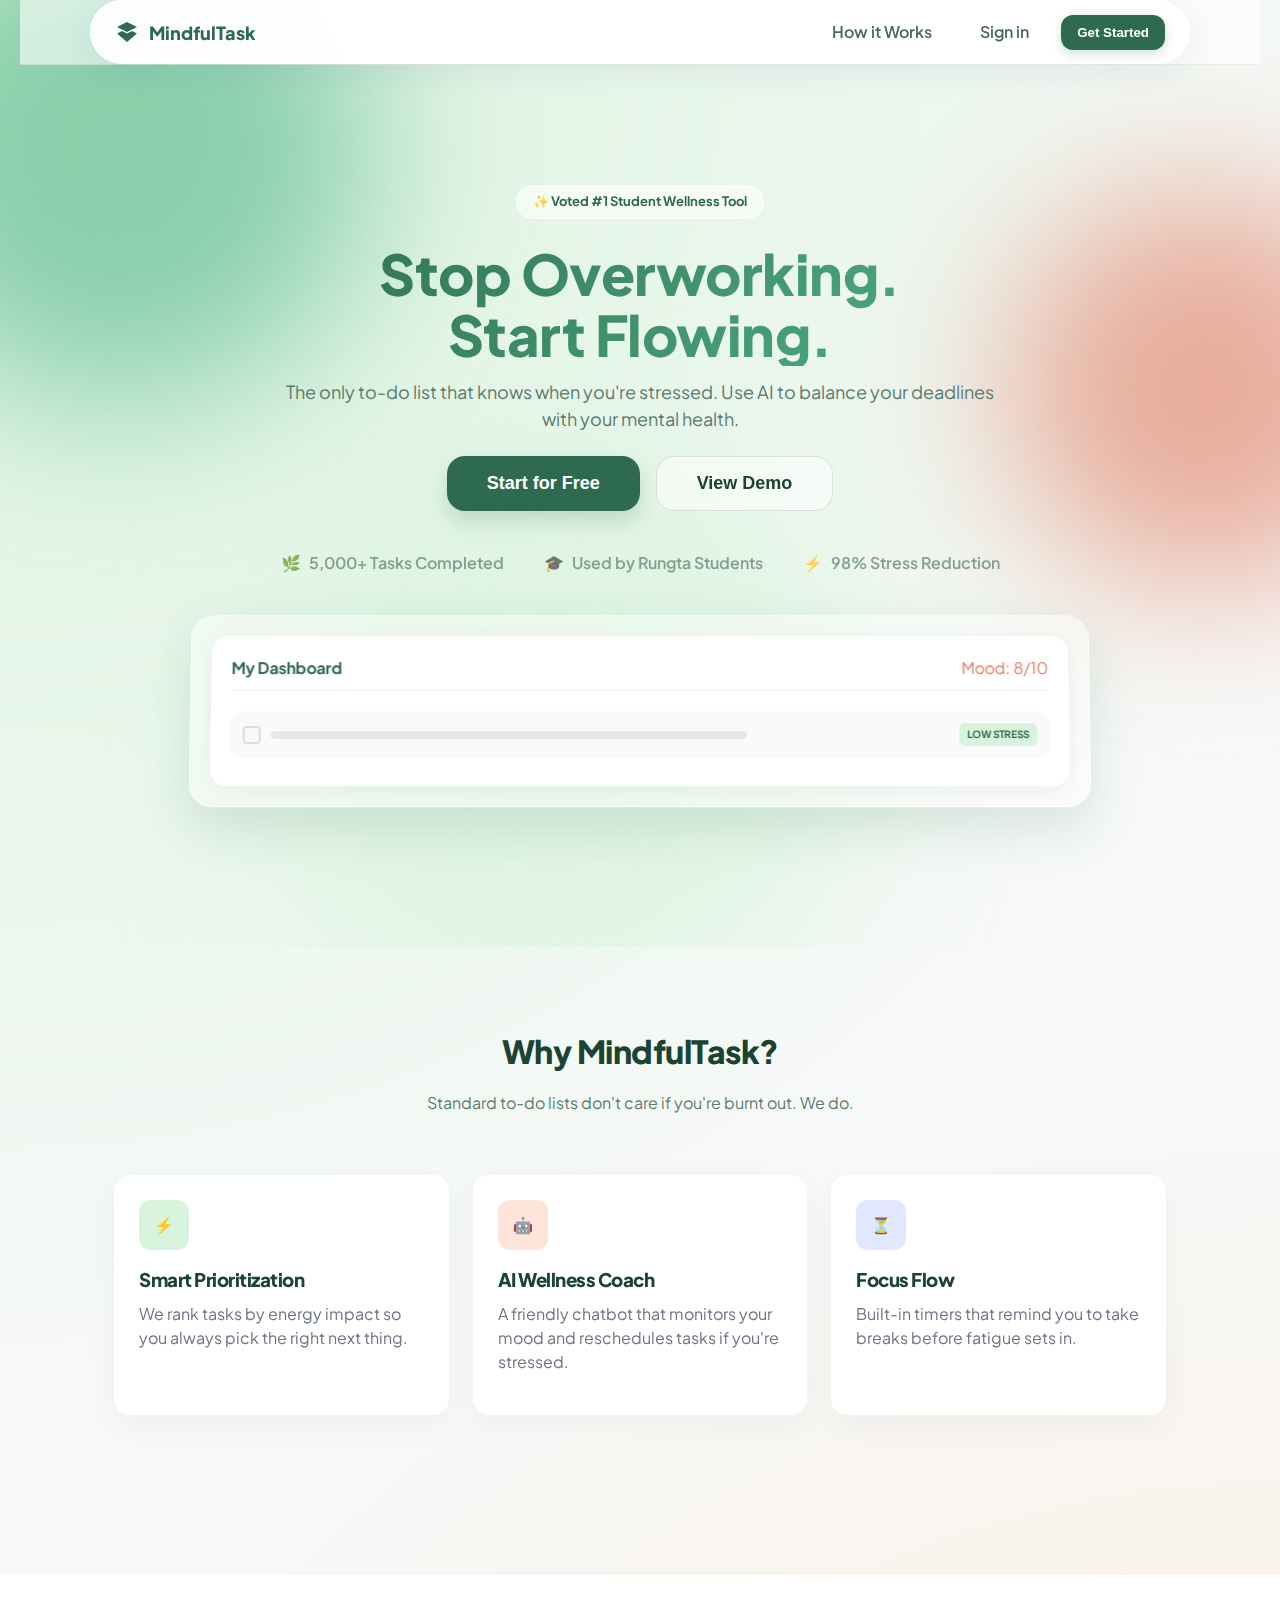
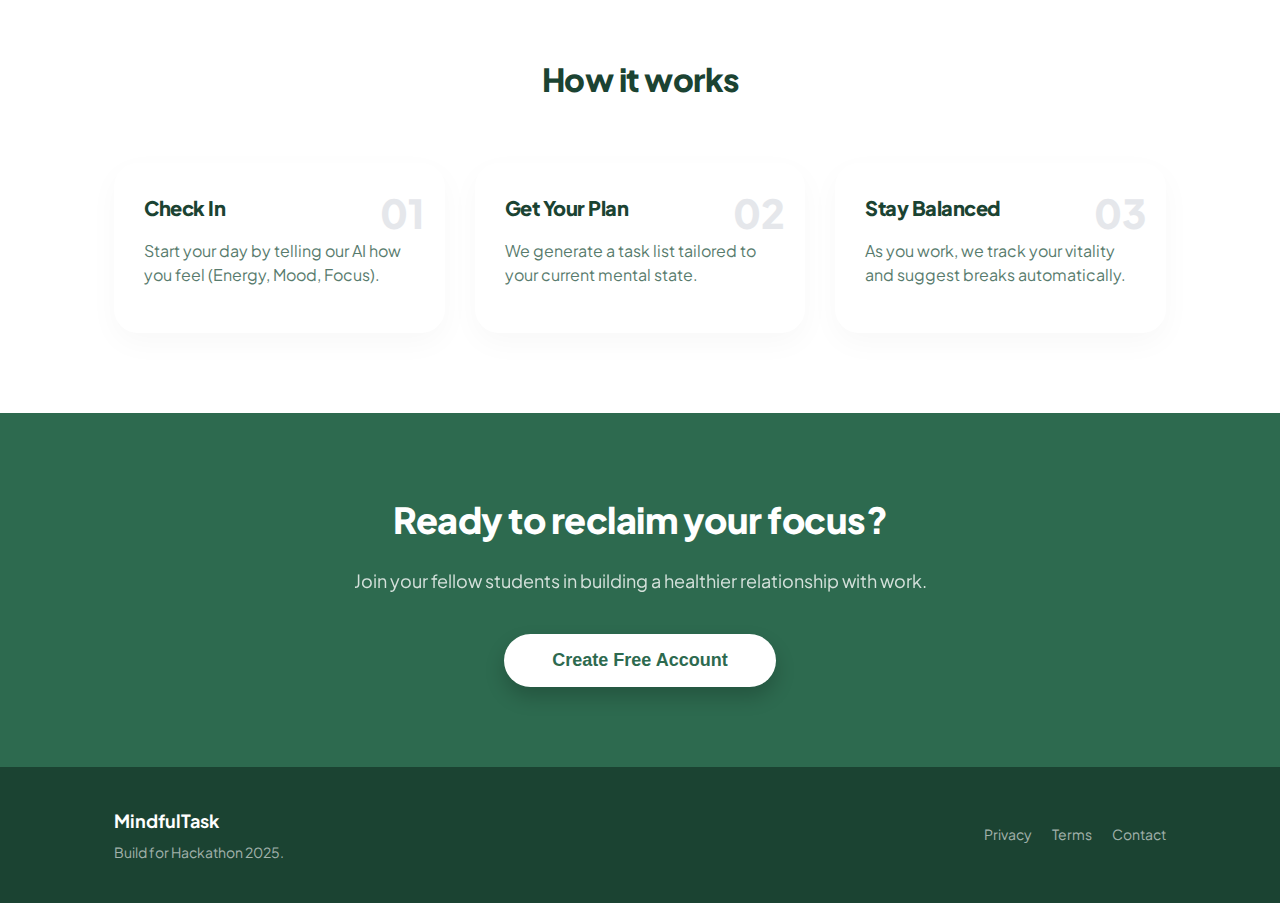
<file: index.html>
<!doctype html>
<html lang="en">
<head>
  <meta charset="utf-8" />
  <meta name="viewport" content="width=device-width, initial-scale=1" />
  <title>MindfulTask — Wellness & Productivity</title>
  <link href="https://fonts.googleapis.com/css2?family=Plus+Jakarta+Sans:wght@400;500;600;700;800&display=swap" rel="stylesheet">
  <link rel="stylesheet" href="styles.css">
  
  <style>
    /* --- ANIMATIONS --- */
    .hero-wrapper { position: relative; overflow: hidden; padding-bottom: 80px; }
    
    .blob {
      position: absolute; border-radius: 50%; filter: blur(80px); z-index: -1; opacity: 0.6;
      animation: float 10s infinite ease-in-out alternate;
    }
    .blob-1 { top: -10%; left: -10%; width: 500px; height: 500px; background: var(--primary-light); animation-delay: 0s; }
    .blob-2 { top: 20%; right: -10%; width: 400px; height: 400px; background: var(--accent); animation-delay: 2s; }
    .blob-3 { bottom: -10%; left: 20%; width: 600px; height: 600px; background: #D8F3DC; animation-delay: 4s; }

    @keyframes float {
      0% { transform: translate(0, 0) scale(1); }
      100% { transform: translate(20px, 40px) scale(1.1); }
    }

    /* --- LAYOUT HELPERS --- */
    .container { max-width: 1100px; margin: 0 auto; padding: 0 24px; }
    .site-header { position: sticky; top: 0; z-index: 10; background: rgba(255,255,255,0.6); backdrop-filter: blur(10px); border-bottom: 1px solid rgba(0,0,0,0.06); }
    .header-inner { display:flex; align-items:center; justify-content:space-between; gap:16px; min-height:64px; }
    .brand { display:flex; align-items:center; gap:10px; }
    .logo { font-weight: 800; font-size: 18px; }
    .nav { display:flex; align-items:center; gap: 16px; }
    .nav-link { color: var(--text-main); text-decoration:none; font-weight:600; opacity:.8; }
    .nav-cta { background: var(--primary); color: #fff; border:none; padding:10px 16px; border-radius:12px; font-weight:800; cursor:pointer; }

    /* --- HERO --- */
    .hero-content {
      text-align: center; padding-top: 120px; padding-bottom: 60px; max-width: 900px; margin: 0 auto; position: relative; z-index: 2;
    }
    .hero-title { font-size: 56px; line-height: 1.1; margin: 0 0 12px; }
    .hero-subtitle { color: var(--text-muted); font-size: 18px; max-width: 720px; margin: 0 auto 24px; }
    .hero-badge {
      display: inline-block; background: rgba(255, 255, 255, 0.6); backdrop-filter: blur(10px);
      border: 1px solid rgba(255,255,255,0.5); padding: 6px 16px; border-radius: 30px;
      font-size: 13px; font-weight: 700; color: var(--primary); margin-bottom: 24px;
    }

    /* --- MOCKUP --- */
    .mockup-container {
      background: rgba(255, 255, 255, 0.4); backdrop-filter: blur(12px);
      border: 1px solid rgba(255, 255, 255, 0.6); border-radius: 24px; padding: 20px; margin-top: 40px;
      box-shadow: 0 20px 50px rgba(45, 106, 79, 0.15);
      transform: perspective(1000px) rotateX(2deg); transition: transform 0.5s ease;
    }
    .mockup-container:hover { transform: perspective(1000px) rotateX(0deg) translateY(-5px); }

    .stats-strip { display: flex; justify-content: center; gap: 40px; margin: 40px 0; opacity: 0.7; font-weight: 600; color: var(--text-muted); flex-wrap: wrap; }
    .stats-item { display: flex; align-items: center; gap: 8px; }

    /* --- FEATURES --- */
    .features-container { display:grid; grid-template-columns: repeat(3, 1fr); gap: 24px; }
    .feature-card { background: #fff; border-radius: 16px; padding: 24px; box-shadow: 0 10px 30px rgba(0,0,0,0.04); }

    /* --- HOW IT WORKS --- */
    .step-card { text-align: left; position: relative; padding: 30px; background: #fff; border-radius: 24px; box-shadow: 0 10px 30px rgba(0,0,0,0.03); }
    .step-number { font-size: 40px; font-weight: 800; color: #E5E7EB; position: absolute; top: 20px; right: 20px; }

    /* --- FOOTER LINKS --- */
    .footer-link { color: rgba(255,255,255,0.6); text-decoration: none; transition: 0.2s; }
    .footer-link:hover { color: white; }

    /* --- RESPONSIVE --- */
    @media (max-width: 1024px) {
      .hero-title { font-size: 44px; }
      .features-container { grid-template-columns: repeat(2, 1fr); }
      .blob-1 { width: 380px; height:380px; }
      .blob-2 { width: 320px; height:320px; }
      .blob-3 { width: 460px; height:460px; }
    }

    @media (max-width: 768px) {
      .header-inner { flex-wrap: wrap; }
      .nav { display:none; }
      .hero-title { font-size: 36px; }
      .hero-subtitle { font-size: 16px; }
      .stats-strip { gap: 20px; font-size: 12px; }
      .features-container { grid-template-columns: 1fr; }
      .mockup-container { padding: 14px; border-radius: 16px; }
      .blob { filter: blur(60px); opacity: 0.5; }
      .blob-1 { top: -20%; left: -30%; width: 280px; height:280px; }
      .blob-2 { top: 30%; right: -20%; width: 240px; height:240px; }
      .blob-3 { bottom: -20%; left: 10%; width: 320px; height:320px; }
    }

    @media (max-width: 420px) {
      .logo { font-size: 16px; }
      .nav { gap: 10px; }
      .nav-cta { padding: 8px 12px; border-radius: 10px; }
      .hero-title { font-size: 30px; }
      .hero-content { padding-top: 90px; }
    }
  </style>
</head>
<body>
  
  <div class="hero-wrapper">
    <div class="blob blob-1"></div>
    <div class="blob blob-2"></div>
    <div class="blob blob-3"></div>

    <header class="site-header">
      <div class="header-inner container">
        <div class="brand">
          <svg class="icon" style="color:var(--primary); width:24px;" viewBox="0 0 24 24"><path fill="currentColor" d="M12 2L2 7l10 5 10-5-10-5zm0 9l2.5-1.25L12 8.5l-2.5 1.25L12 11zm0 2.5l-5-2.5-5 2.5L12 22l10-8.5-5-2.5-5 2.5z"/></svg>
          <div class="logo">MindfulTask</div>
        </div>
        <nav class="nav">
          <a class="nav-link" href="#how-it-works">How it Works</a>
          <a class="nav-link" href="login.html">Sign in</a>
          <button class="nav-cta" onclick="location.href='signup.html'">Get Started</button>
        </nav>
      </div>
    </header>

    <main class="container">
      <section class="hero-content">
        <div class="hero-badge">✨ Voted #1 Student Wellness Tool</div>
        
        <h1 class="hero-title">Stop Overworking.<br>Start Flowing.</h1>
        <p class="hero-subtitle">The only to-do list that knows when you're stressed. Use AI to balance your deadlines with your mental health.</p>
        
        <div style="display:flex; gap:16px; justify-content:center; flex-wrap: wrap;">
          <button onclick="location.href='signup.html'" class="auth-btn" style="width:auto; padding:16px 40px; margin:0; font-size:18px;">Start for Free</button>
          <button onclick="location.href='mindfultask_pro.html'" style="background:rgba(255,255,255,0.5); backdrop-filter:blur(4px); color:var(--text-main); border:1px solid rgba(0,0,0,0.1); padding:16px 40px; border-radius:18px; font-weight:700; cursor:pointer; font-size:18px;">View Demo</button>
        </div>

        <div class="stats-strip">
          <div class="stats-item"><span>🌿</span> 5,000+ Tasks Completed</div>
          <div class="stats-item"><span>🎓</span> Used by Rungta Students</div>
          <div class="stats-item"><span>⚡</span> 98% Stress Reduction</div>
        </div>

        <div class="mockup-container">
          <div style="background:#fff; border-radius:16px; padding:20px; box-shadow:0 4px 20px rgba(0,0,0,0.05); text-align:left;">
            <div style="display:flex; justify-content:space-between; margin-bottom:20px; border-bottom:1px solid #eee; padding-bottom:10px;">
              <div style="font-weight:700; color:var(--primary);">My Dashboard</div>
              <div style="color:var(--accent);">Mood: 8/10</div>
            </div>
            <div style="display:flex; align-items:center; gap:10px; padding:12px; background:#F9FAFB; border-radius:12px; margin-bottom:8px;">
              <div style="width:18px; height:18px; border:2px solid #ddd; border-radius:4px;"></div>
              <div style="height:8px; width:60%; background:#E5E7EB; border-radius:4px;"></div>
              <div style="margin-left:auto; background:#D8F3DC; color:#2D6A4F; font-size:10px; padding:4px 8px; border-radius:6px; font-weight:700;">LOW STRESS</div>
            </div>
          </div>
        </div>
      </section>
    </main>
  </div>

  <section id="features" class="container" style="padding: 80px 24px;">
    <div style="text-align:center; max-width:600px; margin:0 auto 60px;">
      <h2 style="font-size:32px; margin-bottom:16px;">Why MindfulTask?</h2>
      <p style="color:var(--text-muted);">Standard to-do lists don't care if you're burnt out. We do.</p>
    </div>

    <div class="features-container">
      <div class="feature-card">
        <div class="feature-icon-box" style="background:#D8F3DC; color:var(--primary); width:50px; height:50px; display:flex; align-items:center; justify-content:center; border-radius:12px; margin-bottom:16px;">⚡</div>
        <h3>Smart Prioritization</h3>
        <p style="color:#6B7280; margin-top:8px;">We rank tasks by energy impact so you always pick the right next thing.</p>
      </div>

      <div class="feature-card">
        <div class="feature-icon-box" style="background:#FFE5D9; color:var(--accent); width:50px; height:50px; display:flex; align-items:center; justify-content:center; border-radius:12px; margin-bottom:16px;">🤖</div>
        <h3>AI Wellness Coach</h3>
        <p style="color:#6B7280; margin-top:8px;">A friendly chatbot that monitors your mood and reschedules tasks if you're stressed.</p>
      </div>

      <div class="feature-card">
        <div class="feature-icon-box" style="background:#E0E7FF; color:#4338CA; width:50px; height:50px; display:flex; align-items:center; justify-content:center; border-radius:12px; margin-bottom:16px;">⏳</div>
        <h3>Focus Flow</h3>
        <p style="color:#6B7280; margin-top:8px;">Built-in timers that remind you to take breaks before fatigue sets in.</p>
      </div>
    </div>
  </section>

  <section id="how-it-works" style="background:#fff; padding: 80px 0;">
    <div class="container">
      <div style="text-align:center; margin-bottom:60px;">
        <h2 style="font-size:32px;">How it works</h2>
      </div>
      <div style="display:grid; grid-template-columns: repeat(auto-fit, minmax(300px, 1fr)); gap:30px;">
        <div class="step-card">
          <div class="step-number">01</div>
          <h3 style="font-size:20px; margin-bottom:10px;">Check In</h3>
          <p style="color:var(--text-muted);">Start your day by telling our AI how you feel (Energy, Mood, Focus).</p>
        </div>
        <div class="step-card">
          <div class="step-number">02</div>
          <h3 style="font-size:20px; margin-bottom:10px;">Get Your Plan</h3>
          <p style="color:var(--text-muted);">We generate a task list tailored to your current mental state.</p>
        </div>
        <div class="step-card">
          <div class="step-number">03</div>
          <h3 style="font-size:20px; margin-bottom:10px;">Stay Balanced</h3>
          <p style="color:var(--text-muted);">As you work, we track your vitality and suggest breaks automatically.</p>
        </div>
      </div>
    </div>
  </section>

  <section style="background:var(--primary); padding: 80px 24px; text-align:center; color:white;">
    <h2 style="font-size:36px; margin-bottom:20px;">Ready to reclaim your focus?</h2>
    <p style="opacity:0.8; max-width:600px; margin:0 auto 40px; font-size:18px;">Join your fellow students in building a healthier relationship with work.</p>
    <button onclick="location.href='signup.html'" style="background:white; color:var(--primary); border:none; padding:16px 48px; border-radius:99px; font-weight:800; font-size:18px; cursor:pointer; box-shadow:0 10px 20px rgba(0,0,0,0.2); transition:transform 0.2s;">Create Free Account</button>
  </section>

  <footer style="background:#1B4332; color:rgba(255,255,255,0.6); padding:40px 24px; font-size:14px;">
    <div class="container" style="display:flex; justify-content:space-between; align-items:center; flex-wrap:wrap; gap:20px;">
      <div>
        <div style="color:white; font-weight:700; font-size:18px; margin-bottom:8px;">MindfulTask</div>
        Build for Hackathon 2025.
      </div>
      <div style="display:flex; gap:20px;">
        <a href="#" class="footer-link">Privacy</a>
        <a href="#" class="footer-link">Terms</a>
        <a href="#" class="footer-link">Contact</a>
      </div>
    </div>
  </footer>

</body>
</html>
</file>
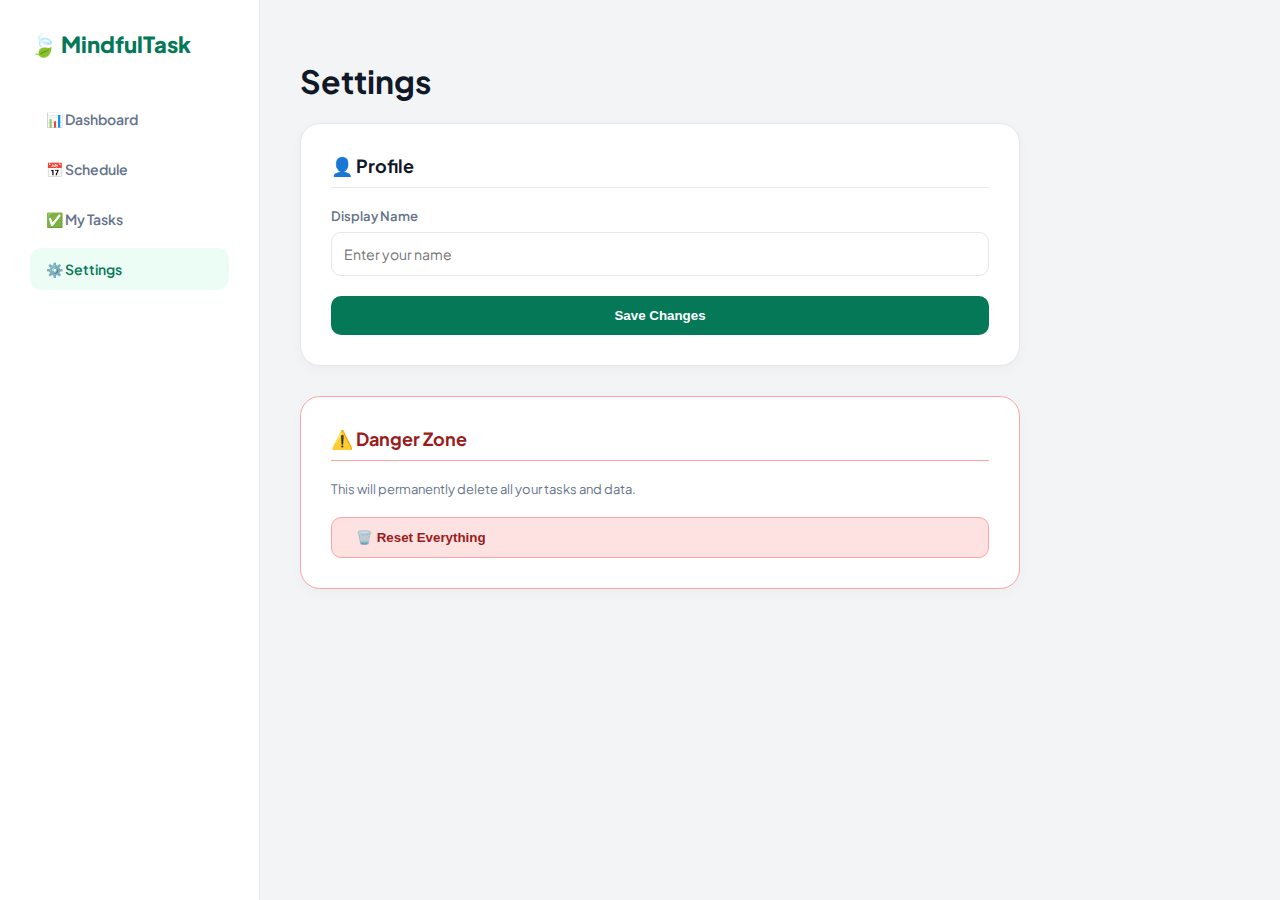
<file: settings.html>
<!doctype html>
<html lang="en">
<head>
  <meta charset="utf-8" />
  <meta name="viewport" content="width=device-width, initial-scale=1" />
  <title>MindfulTask Pro — Settings</title>
  <link href="https://fonts.googleapis.com/css2?family=Plus+Jakarta+Sans:wght@400;500;600;700;800&display=swap" rel="stylesheet">
  
  <style>
    :root {
      --primary: #047857;
      --bg-body: #F3F4F6;
      --surface: #FFFFFF;
      --text-main: #111827;
      --border: #E5E7EB;
      --sidebar-width: 260px;
    }
    * { box-sizing: border-box; outline: none; -webkit-tap-highlight-color: transparent; }
    body { margin: 0; font-family: 'Plus Jakarta Sans', sans-serif; background: var(--bg-body); color: var(--text-main); height: 100vh; overflow: hidden; }

    .app-layout { display: grid; grid-template-columns: var(--sidebar-width) 1fr; height: 100vh; max-width: 1920px; margin: 0 auto; transition: all 0.3s ease; }

    /* SIDEBAR */
    .sidebar { background: var(--surface); border-right: 1px solid var(--border); padding: 30px; display: flex; flex-direction: column; z-index: 50; transition: transform 0.3s ease; }
    .logo { font-size: 22px; font-weight: 800; color: var(--primary); margin-bottom: 40px; display: flex; align-items: center; gap: 8px; }
    .nav-item { padding: 12px 16px; margin-bottom: 8px; color: #64748b; font-weight: 600; font-size: 14px; border-radius: 12px; text-decoration: none; display: block; }
    .nav-item:hover { background: #F9FAFB; color: var(--text-main); }
    .nav-item.active { background: #ECFDF5; color: var(--primary); }

    .main-content { padding: 40px; overflow-y: auto; max-width: 800px; height: 100vh; }
    
    .settings-section { background: white; border-radius: 20px; padding: 30px; margin-bottom: 30px; box-shadow: 0 4px 12px rgba(0,0,0,0.03); border: 1px solid var(--border); }
    h2 { margin-top: 0; font-size: 18px; margin-bottom: 20px; border-bottom: 1px solid var(--border); padding-bottom: 10px; }
    
    .form-group { margin-bottom: 20px; }
    label { display: block; font-size: 13px; font-weight: 600; color: #64748b; margin-bottom: 8px; }
    input[type="text"] { width: 100%; padding: 12px; border: 1px solid var(--border); border-radius: 10px; font-size: 14px; font-family: inherit; }
    
    .btn-save { background: var(--primary); color: white; border: none; padding: 12px 24px; border-radius: 10px; font-weight: 700; cursor: pointer; width: 100%; }
    .btn-danger { background: #fee2e2; color: #991b1b; border: 1px solid #fca5a5; padding: 12px 24px; border-radius: 10px; font-weight: 700; cursor: pointer; width: 100%; text-align: left; }

    /* MOBILE */
    .mobile-header { display: none; justify-content: space-between; align-items: center; padding: 15px 20px; background: var(--surface); border-bottom: 1px solid var(--border); position: fixed; top: 0; left: 0; right: 0; z-index: 40; }
    .menu-btn { background: none; border: none; font-size: 24px; cursor: pointer; color: var(--text-main); }
    .overlay { position: fixed; top: 0; left: 0; right: 0; bottom: 0; background: rgba(0,0,0,0.4); z-index: 45; display: none; backdrop-filter: blur(4px); }
    .overlay.active { display: block; }

    @media (max-width: 900px) {
        body { overflow: auto; }
        .app-layout { display: block; padding-top: 60px; height: auto; }
        .mobile-header { display: flex; }
        .sidebar { position: fixed; top: 0; left: 0; bottom: 0; width: 260px; transform: translateX(-100%); box-shadow: 20px 0 50px rgba(0,0,0,0.1); }
        .sidebar.open { transform: translateX(0); }
        .main-content { padding: 20px; height: auto; }
    }
  </style>
</head>
<body>
  <div class="mobile-header">
    <div style="font-weight: 800; color: var(--primary); font-size: 18px;">🍃 MindfulTask</div>
    <button class="menu-btn" onclick="toggleSidebar()">☰</button>
  </div>
  <div class="overlay" id="overlay" onclick="toggleSidebar()"></div>

  <div class="app-layout">
    <aside class="sidebar" id="sidebar">
      <div class="logo">🍃 MindfulTask</div>
      <a href="mindfultask_pro.html" class="nav-item">📊 Dashboard</a>
      <a href="calendar.html" class="nav-item">📅 Schedule</a>
      <a href="tasks.html" class="nav-item">✅ My Tasks</a>
      <a href="#" class="nav-item active">⚙️ Settings</a>
    </aside>

    <main class="main-content">
      <h1>Settings</h1>
      <div class="settings-section">
        <h2>👤 Profile</h2>
        <div class="form-group">
          <label>Display Name</label>
          <input type="text" id="userNameInput" placeholder="Enter your name">
        </div>
        <button class="btn-save" onclick="saveProfile()">Save Changes</button>
      </div>
      <div class="settings-section" style="border-color: #fca5a5;">
        <h2 style="color: #991b1b; border-color: #fca5a5;">⚠️ Danger Zone</h2>
        <p style="font-size: 13px; color: #64748b; margin-bottom: 20px;">
          This will permanently delete all your tasks and data.
        </p>
        <button class="btn-danger" onclick="resetApp()">🗑️ Reset Everything</button>
      </div>
    </main>
  </div>

  <script>
    function toggleSidebar() {
      document.getElementById('sidebar').classList.toggle('open');
      document.getElementById('overlay').classList.toggle('active');
    }
    function init() {
      const savedName = localStorage.getItem('mt_username');
      if (savedName) document.getElementById('userNameInput').value = savedName;
    }
    function saveProfile() {
      const name = document.getElementById('userNameInput').value.trim();
      if (name) { localStorage.setItem('mt_username', name); alert('Saved!'); }
    }
    function resetApp() {
      if(confirm('Are you sure? This will wipe all data.')) {
        localStorage.clear();
        window.location.href = 'mindfultask_pro.html';
      }
    }
    window.addEventListener('DOMContentLoaded', init);
  </script>
</body>
</html>
</file>
<file: styles.css>
/* MindfulTask — Unified Glassmorphism Theme */

:root {
  /* Vibrant Wellness Palette */
  --primary: #2D6A4F;         /* Deep Forest Green */
  --primary-light: #52B788;   /* Sage */
  --accent: #E07A5F;          /* Terra Cotta */
  --bg-gradient-1: #D8F3DC;   /* Mint */
  --bg-gradient-2: #FFE8D6;   /* Soft Peach */
  --glass: rgba(255, 255, 255, 0.65);
  --glass-strong: rgba(255, 255, 255, 0.85);
  --glass-border: rgba(255, 255, 255, 0.6);
  --text-main: #1B4332;
  --text-muted: #587B6D;
  --shadow-soft: 0 8px 32px rgba(31, 38, 135, 0.07);
  --radius: 24px;
}

* { box-sizing: border-box; }

body {
  font-family: 'Plus Jakarta Sans', Inter, sans-serif;
  background: radial-gradient(circle at top left, var(--bg-gradient-1), transparent 50%),
              radial-gradient(circle at bottom right, var(--bg-gradient-2), transparent 50%),
              #F7F9F8;
  color: var(--text-main);
  margin: 0;
  min-height: 100vh;
  overflow-x: hidden;
  line-height: 1.5;
}

/* --- Shared Layout --- */
.container { max-width: 1100px; margin: 0 auto; padding: 0 24px; }
h1, h2, h3 { margin: 0; font-weight: 800; letter-spacing: -0.5px; }
a { text-decoration: none; color: inherit; }

/* --- Glass Header --- */
.site-header {
  position: sticky; top: 20px; z-index: 100;
  margin: 0 20px;
}
.header-inner {
  background: var(--glass-strong);
  backdrop-filter: blur(16px);
  -webkit-backdrop-filter: blur(16px);
  border: 1px solid var(--glass-border);
  border-radius: 99px;
  padding: 12px 32px;
  display: flex; justify-content: space-between; align-items: center;
  box-shadow: var(--shadow-soft);
}
.brand { display: flex; align-items: center; gap: 12px; }
.logo { font-size: 20px; font-weight: 800; color: var(--primary); }
.tag { font-size: 12px; font-weight: 600; color: var(--text-muted); background: #fff; padding: 4px 10px; border-radius: 20px; }
.nav { display: flex; align-items: center; gap: 8px; }

.nav-link { font-weight: 600; padding: 8px 16px; border-radius: 20px; color: var(--text-muted); transition: 0.2s; }
.nav-link:hover { background: rgba(0,0,0,0.04); color: var(--primary); }

.nav-cta {
  background: var(--primary); color: white; border: none; padding: 10px 24px;
  border-radius: 99px; font-weight: 600; cursor: pointer; transition: 0.2s;
  box-shadow: 0 4px 12px rgba(45, 106, 79, 0.2);
}
.nav-cta:hover { transform: translateY(-2px); box-shadow: 0 6px 16px rgba(45, 106, 79, 0.3); }

/* --- LANDING PAGE STYLES --- */
.hero-section {
  padding: 100px 0 60px;
  text-align: center;
  max-width: 800px;
  margin: 0 auto;
}
.hero-title {
  font-size: 56px;
  line-height: 1.1;
  margin-bottom: 20px;
  background: linear-gradient(135deg, var(--primary) 0%, var(--primary-light) 100%);
  -webkit-background-clip: text;
  -webkit-text-fill-color: transparent;
}
.hero-subtitle {
  font-size: 20px;
  color: var(--text-muted);
  margin-bottom: 32px;
}
.hero-buttons { display: flex; gap: 16px; justify-content: center; margin-bottom: 60px; }

.btn-large {
  padding: 16px 32px; font-size: 18px; font-weight: 700; border-radius: 99px; transition: 0.2s; display: inline-block;
}
.btn-primary { background: var(--primary); color: white; box-shadow: 0 8px 20px rgba(45,106,79,0.25); }
.btn-primary:hover { transform: translateY(-3px); box-shadow: 0 12px 24px rgba(45,106,79,0.35); }
.btn-glass { background: #fff; color: var(--primary); border: 1px solid rgba(0,0,0,0.05); }
.btn-glass:hover { background: #f8fcf9; transform: translateY(-3px); }

/* Landing Features Grid */
.features-container {
  display: grid;
  grid-template-columns: repeat(auto-fit, minmax(300px, 1fr));
  gap: 24px;
  padding-bottom: 80px;
}
.feature-card {
  background: var(--glass);
  backdrop-filter: blur(10px);
  padding: 32px;
  border-radius: var(--radius);
  border: 1px solid var(--glass-border);
  transition: 0.3s ease;
}
.feature-card:hover { transform: translateY(-5px); background: var(--glass-strong); }
.feature-icon { font-size: 32px; margin-bottom: 16px; display: block; }

/* --- DASHBOARD STYLES --- */
.dashboard-grid {
  display: grid; grid-template-columns: 2.2fr 1fr; gap: 32px; margin-top: 40px; padding-bottom: 100px;
}
.card-glass {
  background: var(--glass-strong); backdrop-filter: blur(12px);
  border: 1px solid var(--glass-border); border-radius: var(--radius);
  padding: 32px; box-shadow: var(--shadow-soft);
}
.section-title { font-size: 24px; margin-bottom: 24px; display: flex; align-items: center; gap: 10px; }

/* Input Group */
.input-group {
  display: flex; gap: 12px; background: #fff; padding: 8px;
  border-radius: 20px; box-shadow: 0 2px 10px rgba(0,0,0,0.03); margin-bottom: 24px;
}
.input-clean { flex: 1; border: none; outline: none; padding: 12px 16px; font-size: 16px; border-radius: 12px; }
.select-clean { border: none; outline: none; background: #F0F4F2; border-radius: 12px; padding: 0 16px; color: var(--text-muted); font-weight: 600; cursor: pointer; }
.btn-add { background: var(--primary); color: white; border: none; padding: 0 32px; border-radius: 14px; font-weight: 700; cursor: pointer; transition: 0.2s; }
.btn-add:hover { background: #1B4332; }

/* Task Items */
.task-item {
  display: flex; align-items: center; gap: 16px;
  background: #fff; padding: 16px 20px; border-radius: 16px;
  margin-bottom: 12px; transition: all 0.2s ease;
  box-shadow: 0 2px 8px rgba(0,0,0,0.02);
}
.task-item:hover { transform: translateY(-2px); box-shadow: 0 8px 20px rgba(0,0,0,0.06); }
.task-item.completed { opacity: 0.6; text-decoration: line-through; }
.badge { font-size: 11px; text-transform: uppercase; font-weight: 800; padding: 6px 10px; border-radius: 8px; }
.badge-high { background: #FFE5D9; color: #D64045; }
.badge-medium { background: #E0E7FF; color: #4338CA; }
.badge-low { background: #D8F3DC; color: #2D6A4F; }

/* Wellness Bars */
.metric-row { margin-bottom: 20px; }
.metric-header { display: flex; justify-content: space-between; margin-bottom: 8px; font-size: 14px; font-weight: 600; }
.progress-track { height: 10px; background: rgba(0,0,0,0.06); border-radius: 10px; overflow: hidden; }
.progress-fill { height: 100%; border-radius: 10px; transition: width 0.6s ease; }

/* --- Improved Chat Widget (Compact & Floating) --- */
.chat-widget-btn {
  position: fixed; bottom: 30px; right: 30px;
  width: 60px; height: 60px; background: var(--primary); color: white;
  border-radius: 50%; display: flex; align-items: center; justify-content: center;
  box-shadow: 0 10px 30px rgba(45, 106, 79, 0.4); cursor: pointer; z-index: 200;
  font-size: 28px; border: none; transition: transform 0.2s;
}
.chat-widget-btn:hover { transform: scale(1.1); }

.chat-window {
  position: fixed; 
  bottom: 100px; 
  right: 30px;
  width: 320px;          /* Compact width */
  height: 420px;         /* Compact height */
  background: rgba(255, 255, 255, 0.95); /* Slight transparency */
  backdrop-filter: blur(12px); /* Glass blur */
  border-radius: 20px;
  box-shadow: 0 24px 60px rgba(0,0,0,0.2); /* Deep floating shadow */
  display: flex; flex-direction: column;
  z-index: 1000;
  overflow: hidden; 
  opacity: 0; 
  pointer-events: none; 
  transform: translateY(20px) scale(0.95);
  transition: all 0.3s cubic-bezier(0.16, 1, 0.3, 1);
  border: 1px solid rgba(255,255,255,0.5);
}
.chat-window.active { opacity: 1; pointer-events: all; transform: translateY(0) scale(1); }

.chat-header { background: linear-gradient(135deg, var(--primary), var(--primary-light)); padding: 16px 20px; color: white; }
.chat-body { flex: 1; padding: 16px; overflow-y: auto; background: rgba(249, 250, 251, 0.8); display: flex; flex-direction: column; gap: 10px; }
.chat-footer { padding: 16px; border-top: 1px solid rgba(0,0,0,0.05); display: flex; gap: 10px; background: #fff; }
.chat-input { flex: 1; border: 1px solid #eee; padding: 10px 14px; border-radius: 20px; outline: none; font-size: 14px; }

.msg { padding: 10px 16px; border-radius: 18px; max-width: 85%; font-size: 14px; line-height: 1.4; animation: popIn 0.3s ease; }
.msg-ai { background: #fff; color: var(--text-main); border-bottom-left-radius: 4px; box-shadow: 0 2px 5px rgba(0,0,0,0.05); }
.msg-user { background: var(--primary); color: white; border-bottom-right-radius: 4px; align-self: flex-end; }

@keyframes popIn { from { opacity: 0; transform: translateY(5px); } to { opacity: 1; transform: translateY(0); } }

@media (max-width: 768px) {
  .dashboard-grid { grid-template-columns: 1fr; }
  .chat-window { width: 90%; right: 5%; bottom: 100px; }
  .hero-title { font-size: 36px; }
}

/* ... [Keep all your previous CSS] ... */

/* --- AUTHENTICATION PAGES (New) --- */
.auth-container {
  min-height: 100vh;
  display: flex;
  align-items: center;
  justify-content: center;
  padding: 20px;
  position: relative;
}

.auth-card {
  width: 100%;
  max-width: 420px;
  background: rgba(255, 255, 255, 0.8); /* Glass effect */
  backdrop-filter: blur(24px);
  -webkit-backdrop-filter: blur(24px);
  border: 1px solid white;
  border-radius: 32px;
  padding: 48px;
  box-shadow: 0 24px 60px rgba(45, 106, 79, 0.15);
  text-align: center;
  position: relative;
  overflow: hidden;
}

/* Animated accent blur behind the card */
.auth-card::before {
  content: ''; position: absolute;
  top: -60px; right: -60px;
  width: 150px; height: 150px;
  background: var(--accent);
  filter: blur(80px); opacity: 0.3; z-index: -1;
}
.auth-card::after {
  content: ''; position: absolute;
  bottom: -60px; left: -60px;
  width: 150px; height: 150px;
  background: var(--primary);
  filter: blur(80px); opacity: 0.2; z-index: -1;
}

.auth-header { margin-bottom: 32px; }
.auth-logo { font-size: 28px; font-weight: 800; color: var(--primary); margin-bottom: 8px; display: inline-block; }
.auth-subtitle { color: var(--text-muted); font-size: 15px; line-height: 1.5; }

.auth-form { display: flex; flex-direction: column; gap: 20px; text-align: left; }

/* Input Styling with Icons */
.input-wrapper { position: relative; }
.input-icon {
  position: absolute; left: 18px; top: 50%; transform: translateY(-50%);
  font-size: 18px; color: var(--text-muted); opacity: 0.7; pointer-events: none;
}
.auth-input {
  width: 100%;
  padding: 16px 16px 16px 50px; /* Padding-left makes room for icon */
  border: 1px solid rgba(0,0,0,0.08);
  background: rgba(255,255,255,0.7);
  border-radius: 18px;
  font-size: 15px; font-family: inherit; color: var(--text-main);
  transition: all 0.2s ease; outline: none;
}
.auth-input:focus {
  background: #fff;
  border-color: var(--primary);
  box-shadow: 0 0 0 4px rgba(45, 106, 79, 0.1);
}

.auth-btn {
  width: 100%; padding: 18px;
  background: var(--primary); color: white;
  border: none; border-radius: 18px;
  font-size: 16px; font-weight: 700; cursor: pointer;
  transition: all 0.2s; margin-top: 10px;
  box-shadow: 0 10px 20px rgba(45, 106, 79, 0.2);
}
.auth-btn:hover { transform: translateY(-2px); box-shadow: 0 14px 25px rgba(45, 106, 79, 0.3); }
.auth-btn:active { transform: translateY(0); }

.auth-footer { margin-top: 24px; font-size: 14px; color: var(--text-muted); }
.auth-link { color: var(--primary); font-weight: 700; text-decoration: none; position: relative; }
.auth-link:hover { text-decoration: underline; }

/* Status Messages */
.status-msg { margin-top: 16px; padding: 12px; border-radius: 12px; font-size: 13px; display: none; text-align: center; }
.status-error { background: #FFF4F4; color: #D64045; border: 1px solid rgba(214, 64, 69, 0.1); }
.status-success { background: #E8FFF4; color: #2D6A4F; border: 1px solid rgba(45, 106, 79, 0.1); }

/* ... [Keep all previous CSS] ... */

/* --- ADVANCED SPLIT AUTH LAYOUT --- */
.split-screen {
  display: flex;
  min-height: 100vh;
  width: 100%;
  background: #fff;
  overflow: hidden; /* Prevent scrollbars */
}

/* LEFT SIDE: The Form */
.auth-side {
  flex: 1;
  display: flex;
  flex-direction: column;
  justify-content: center;
  padding: 40px 60px;
  max-width: 600px; /* Prevent form from getting too wide on huge screens */
  background: #fff;
  position: relative;
}

/* RIGHT SIDE: The Visual */
.visual-side {
  flex: 1.2; /* Takes up slightly more space */
  background: radial-gradient(circle at top right, #52B788, #2D6A4F);
  position: relative;
  display: flex;
  align-items: center;
  justify-content: center;
  color: white;
  padding: 60px;
  overflow: hidden;
}

/* Abstract Shapes for the visual side */
.circle-shape {
  position: absolute;
  border-radius: 50%;
  background: rgba(255, 255, 255, 0.1);
  backdrop-filter: blur(40px);
}
.shape-1 { width: 400px; height: 400px; top: -100px; right: -50px; }
.shape-2 { width: 300px; height: 300px; bottom: 50px; left: -50px; background: rgba(255,255,255,0.05); }

.quote-box {
  position: relative;
  z-index: 2;
  background: rgba(255, 255, 255, 0.15);
  backdrop-filter: blur(20px);
  padding: 40px;
  border-radius: 24px;
  border: 1px solid rgba(255, 255, 255, 0.2);
  max-width: 480px;
}
.quote-text { font-size: 24px; font-weight: 700; line-height: 1.4; margin-bottom: 20px; }
.quote-author { font-size: 14px; opacity: 0.8; font-weight: 600; text-transform: uppercase; letter-spacing: 1px; }

/* Form Elements */
.logo-area { position: absolute; top: 40px; left: 60px; font-weight: 800; font-size: 22px; color: var(--primary); display: flex; align-items: center; gap: 8px; }
.auth-header h1 { font-size: 32px; color: var(--text-main); margin-bottom: 12px; }
.auth-header p { color: var(--text-muted); font-size: 16px; margin-bottom: 32px; }

/* Social Login Button (Visual) */
.btn-google {
  width: 100%;
  display: flex; align-items: center; justify-content: center; gap: 12px;
  background: #fff; border: 1px solid #e0e0e0;
  padding: 14px; border-radius: 12px;
  font-weight: 600; color: var(--text-main);
  cursor: pointer; transition: 0.2s;
  margin-bottom: 24px;
}
.btn-google:hover { background: #f9f9f9; border-color: #d0d0d0; }

.divider {
  display: flex; align-items: center; gap: 16px; color: #a0a0a0; font-size: 13px; margin-bottom: 24px;
}
.divider::before, .divider::after { content: ""; flex: 1; height: 1px; background: #e0e0e0; }

/* Password Toggle */
.password-wrapper { position: relative; }
.toggle-pw {
  position: absolute; right: 16px; top: 50%; transform: translateY(-50%);
  background: none; border: none; color: var(--text-muted);
  font-size: 12px; font-weight: 600; cursor: pointer;
}

/* Responsive */
@media (max-width: 900px) {
  .visual-side { display: none; }
  .auth-side { padding: 40px 24px; max-width: 100%; }
  .logo-area { left: 24px; }
}
</file>
